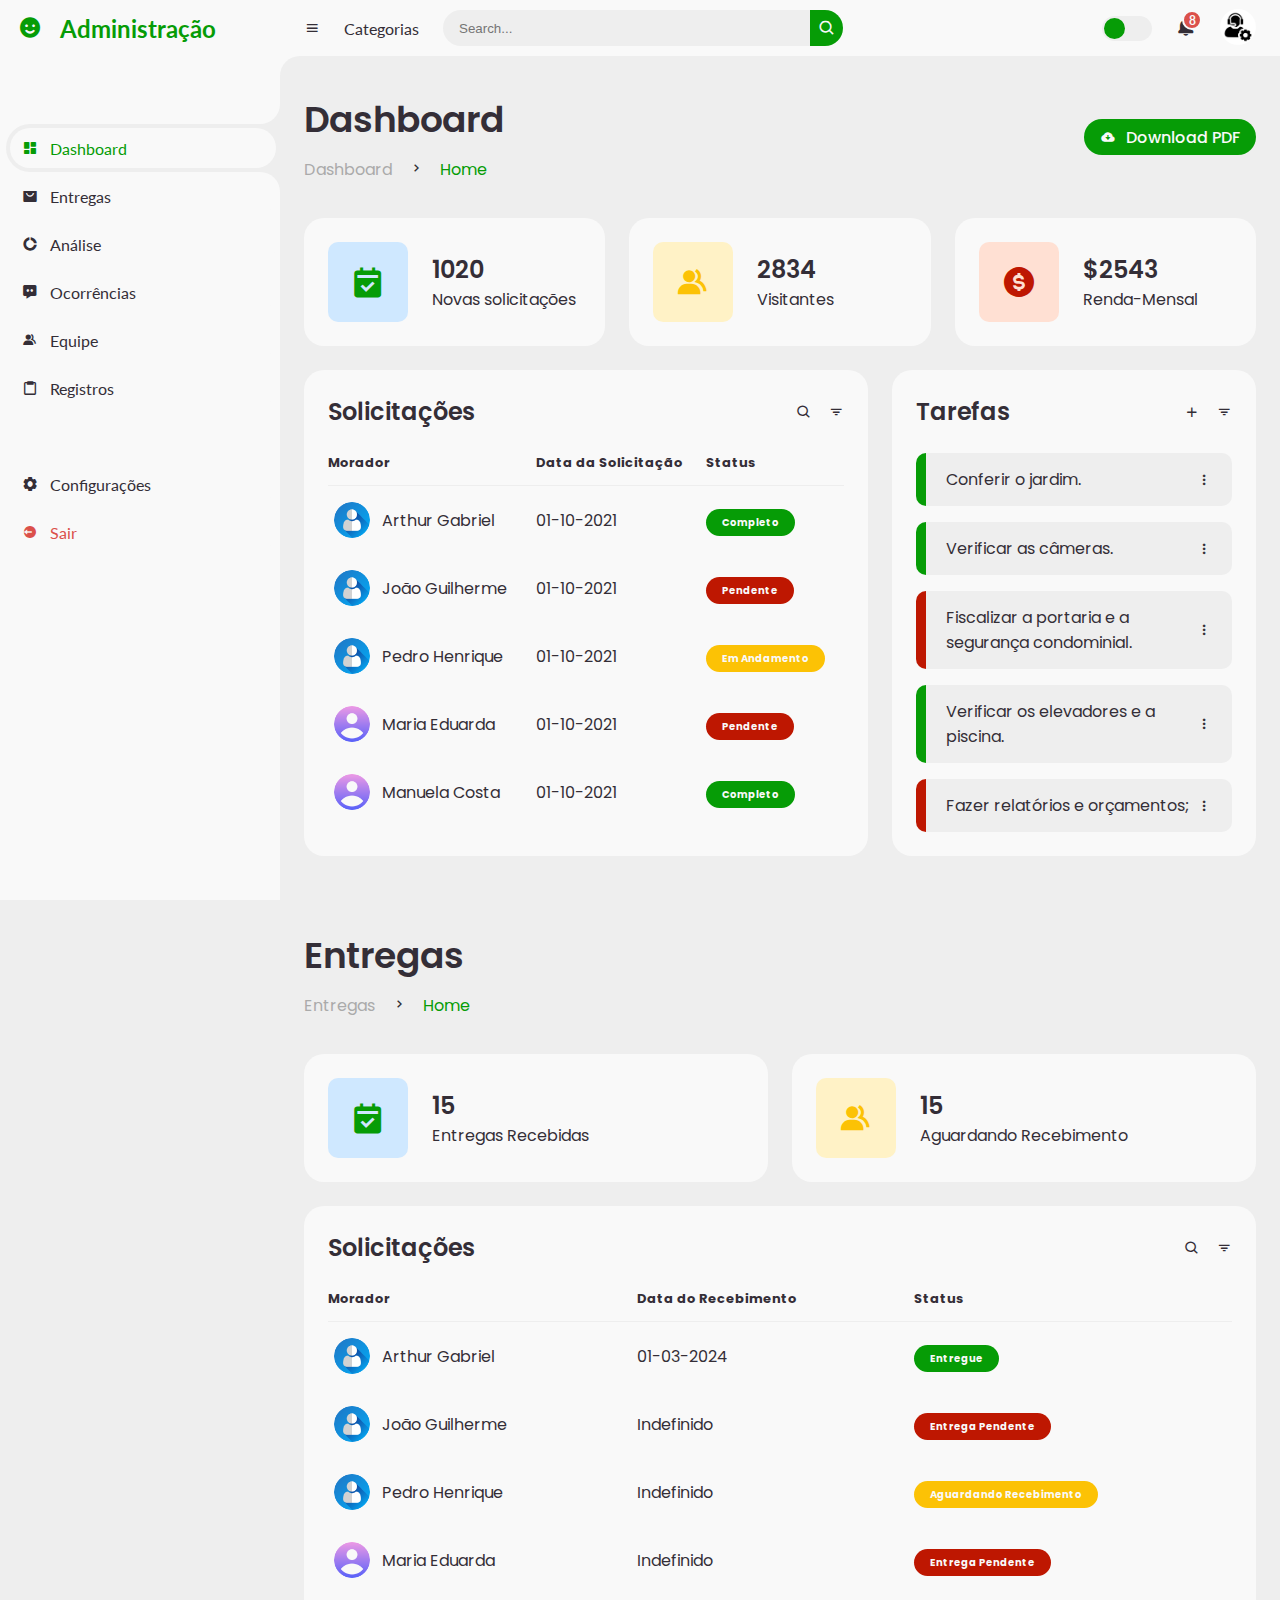
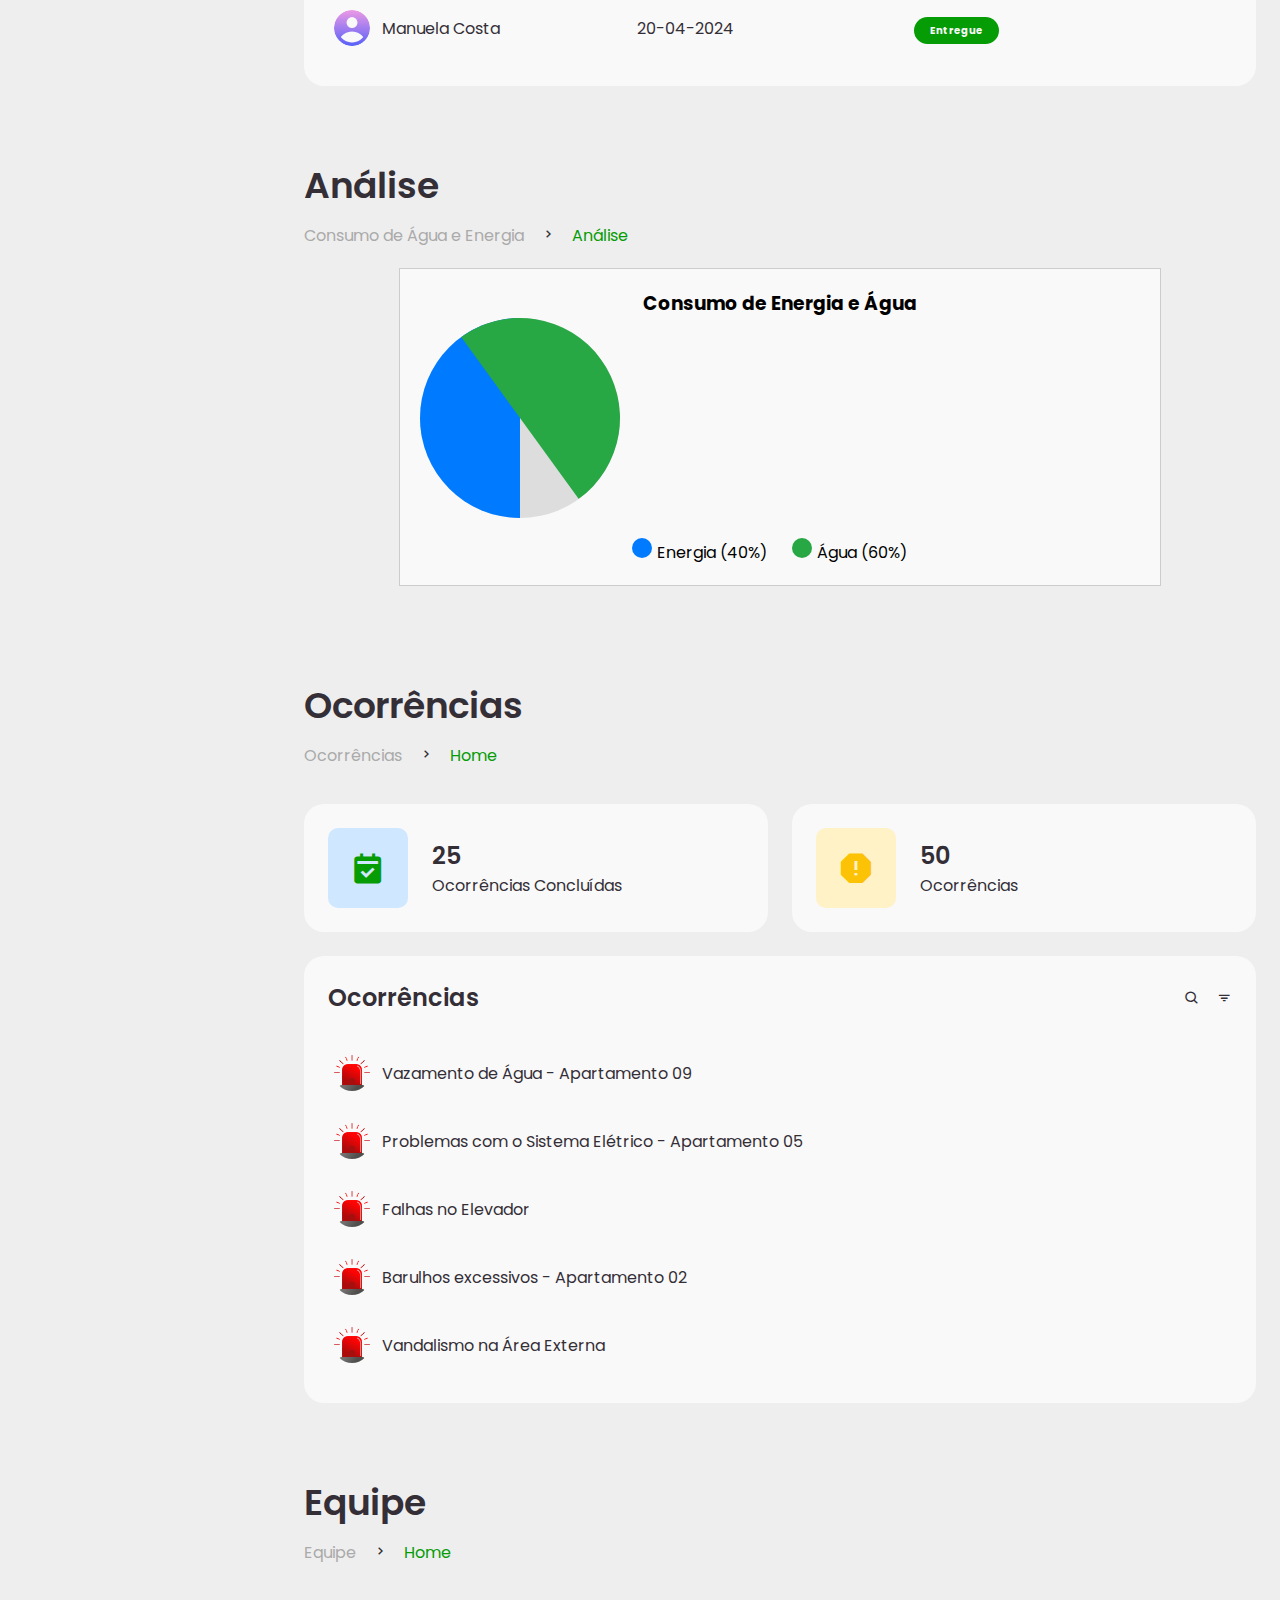
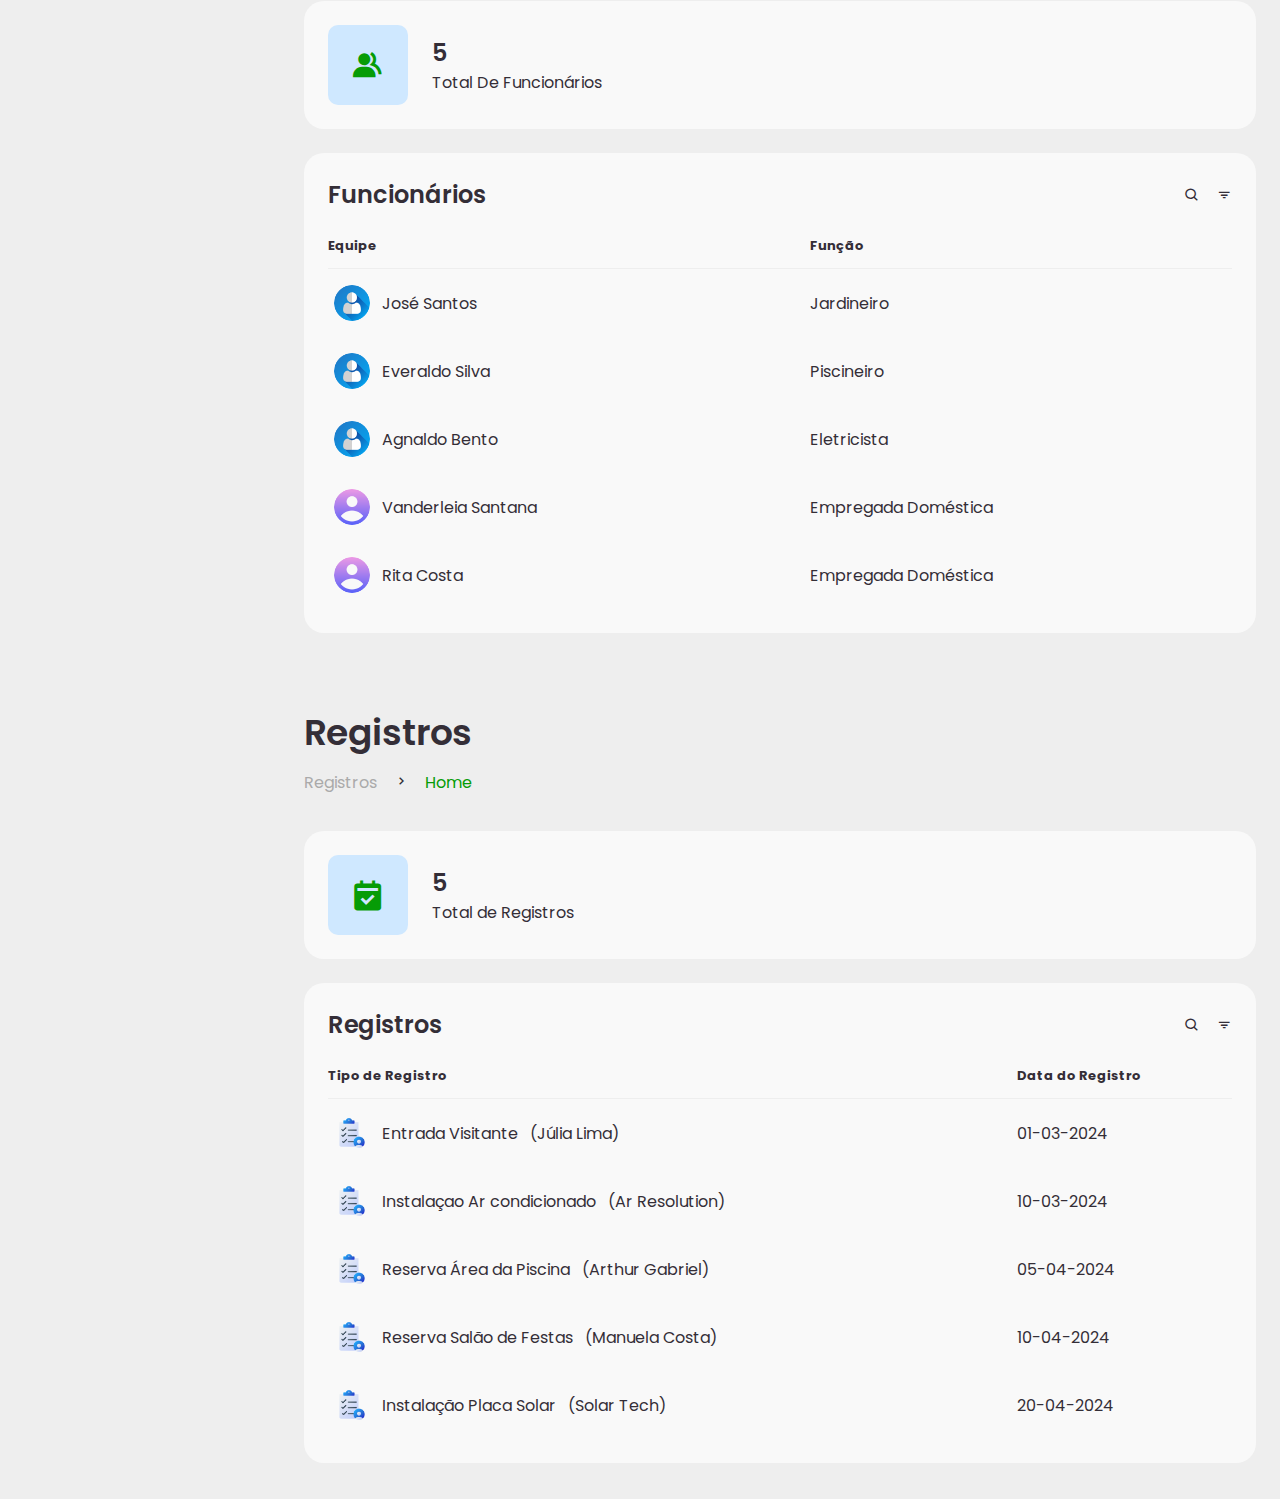
<file: CONDOMINIO-DASHBOARD/index.html>
<!DOCTYPE html>
<html lang="en">
<head>
	<meta charset="UTF-8">
	<meta name="viewport" content="width=device-width, initial-scale=1.0">

	<link href='https://unpkg.com/boxicons@2.0.9/css/boxicons.min.css' rel='stylesheet'>
	<link rel="stylesheet" href="src/style.css">

	<title>AdminHub</title>
</head>
<body>

	<section id="sidebar">
        <a href="#" class="brand">
            <i class='bx bxs-smile'></i>
            <span class="text">Administração</span>
        </a>
        <ul class="side-menu top">
            <li class="active">
                <a href="#" onclick="showContent('#dashboard-content')">
                    <i class='bx bxs-dashboard' ></i>
                    <span class="text">Dashboard</span>
                </a>
            </li>
            <li>
                <a href="#" onclick="showContent('entregas-content')">
                    <i class='bx bxs-shopping-bag-alt' ></i>
                    <span class="text">Entregas</span>
                </a>
            </li>
            <li>
                <a href="#" onclick="showContent('analise-content')">
                    <i class='bx bxs-doughnut-chart' ></i>
                    <span class="text">Análise</span>
                </a>
            </li>
			<li>
                <a href="#" onclick="showContent('ocorrências-content')">
                    <i class='bx bxs-message-dots' ></i>
                    <span class="text">Ocorrências</span>
                </a>
            </li>
			<li>
                <a href="#" onclick="showContent('equipe-content')">
                    <i class='bx bxs-group' ></i>
                    <span class="text">Equipe</span>
                </a>
            </li>
			<li>
                <a href="#" onclick="showContent('registros-content')">
                    <i class='bx bx-clipboard'></i>
                    <span class="text">Registros</span>
                </a>
            </li>
        </ul>
        <ul class="side-menu">
            <li>
                <a href="#"> 
                    <i class='bx bxs-cog' ></i>
                    <span class="text">Configurações</span>
                </a>
            </li>
            <li>
				<!-- resolver login/logout -->
                <a href="#" class="logout" onclick="logout()" >
                    <i class='bx bxs-log-out-circle' ></i>
                    <span class="text">Sair</span>
                </a>
            </li>
        </ul>
    </section>
	<!-- SIDEBAR -->



	<!-- CONTENT -->
    <section id="content">
		<!-- BARRA DE NAVEGAÇÃO -->
		
		<nav>
			<i class='bx bx-menu' ></i>
			<a href="#" class="nav-link">Categorias</a>
			<form action="#">
				<div class="form-input">
					<input type="search" placeholder="Search...">
					<button type="submit" class="search-btn"><i class='bx bx-search' ></i></button>
				</div>
			</form>
			<input type="checkbox" id="switch-mode" hidden>
			<label for="switch-mode" class="switch-mode"></label>
			<a href="#" class="notification">
				<i class='bx bxs-bell' ></i>
				<span class="num">8</span>
			</a>
			<a href="#" class="profile">
				<img src="./src/img/icone administrador.jpg">
			</a>
		</nav>
		<!-- BARRA DE NAVEGAÇÃO -->

		<!-- PRINCIPAL -->
		
        
		<!-- Conteúdo do Dashboard -->
        <section id="dashboard-content" class="content-item active-content">
            <main>
				<div class="head-title">
					<div class="left">
						<h1>Dashboard</h1>
						<ul class="breadcrumb">
							<li>
								<a href="#">Dashboard</a>
							</li>
							<li><i class='bx bx-chevron-right' ></i></li>
							<li>
								<a class="active" href="#">Home</a>
							</li>
						</ul>
					</div>
					<a href="#" class="btn-download">
						<i class='bx bxs-cloud-download' ></i>
						<span class="text">Download PDF</span>
					</a>
				</div>

				<ul class="box-info">
					<li>
						<i class='bx bxs-calendar-check' ></i>
						<span class="text">
							<h3>1020</h3>
							<p>Novas solicitações</p>
						</span>
					</li>
					<li>
						<i class='bx bxs-group' ></i>
						<span class="text">
							<h3>2834</h3>
							<p>Visitantes</p>
						</span>
					</li>
					<li>
						<i class='bx bxs-dollar-circle' ></i>
						<span class="text">
							<h3>$2543</h3>
							<p>Renda-Mensal</p>
						</span>
					</li>
				</ul>
		
		
				<div class="table-data">
					<div class="order">
						<div class="head">
							<h3>Solicitações</h3>
							<i class='bx bx-search' ></i>
							<i class='bx bx-filter' ></i>
						</div>
						<table>
							<thead>
								<tr>
									<th>Morador</th>
									<th>Data da Solicitação</th>
									<th>Status</th>
								</tr>
							</thead>
							<tbody>
								<tr>
									<td>
										<img src="./src/img/icon morador.png">
										<p>Arthur Gabriel</p>
									</td>
									<td>01-10-2021</td>
									<td><span class="status completed">Completo</span></td>
								</tr>
								<tr>
									<td>
										<img src="./src/img/icon morador.png">
										<p>João Guilherme</p>
									</td>
									<td>01-10-2021</td>
									<td><span class="status pending">Pendente</span></td>
								</tr>
								<tr>
									<td>
										<img src="./src/img/icon morador.png">
										<p>Pedro Henrique</p>
									</td>
									<td>01-10-2021</td>
									<td><span class="status process">Em Andamento</span></td>
								</tr>
								<tr>
									<td>
										<img src="./src/img/icone morador feminino.png">
										<p>Maria Eduarda</p>
									</td>
									<td>01-10-2021</td>
									<td><span class="status pending">Pendente</span></td>
								</tr>
								<tr>
									<td>
										<img src="./src/img/icone morador feminino.png">
										<p>Manuela Costa</p>
									</td>
									<td>01-10-2021</td>
									<td><span class="status completed">Completo</span></td>
								</tr>
							</tbody>
						</table>
					</div>
					<div class="todo">
						<div class="head">
							<h3>Tarefas</h3>
							<i class='bx bx-plus' ></i>
							<i class='bx bx-filter' ></i>
						</div>
						<ul class="todo-list">
							<li class="completed">
								<p>Conferir o jardim.</p>
								<i class='bx bx-dots-vertical-rounded' ></i>
							</li>
							<li class="completed">
								<p>Verificar as câmeras.</p>
								<i class='bx bx-dots-vertical-rounded' ></i>
							</li>
							<li class="not-completed">
								<p>Fiscalizar a portaria e a segurança condominial.</p>
								<i class='bx bx-dots-vertical-rounded' ></i>
							</li>
							<li class="completed">
								<p>Verificar os elevadores e a piscina.</p>
								<i class='bx bx-dots-vertical-rounded' ></i>
							</li>
							<li class="not-completed">
								<p>Fazer relatórios e orçamentos;</p>
								<i class='bx bx-dots-vertical-rounded' ></i>
							</li>
						</ul>
					</div>
				</div>
			</main>
        </section>

        <!-- Conteúdo das Entregas -->
        <section id="entregas-content" class="content-item hidden">
            <main>
				<div class="head-title">
					<div class="left">
						<h1>Entregas</h1>
						<ul class="breadcrumb">
							<li>
								<a href="#">Entregas</a>
							</li>
							<li><i class='bx bx-chevron-right' ></i></li>
							<li>
								<a class="active" href="#">Home</a>
							</li>
						</ul>
					</div>
				</div>

				<ul class="box-info">
					<li>
						<i class='bx bxs-calendar-check' ></i>
						<span class="text">
							<h3>15</h3>
							<p>Entregas Recebidas</p>
						</span>
					</li>
					<li>
						<i class='bx bxs-group' ></i>
						<span class="text">
							<h3>15</h3>
							<p>Aguardando Recebimento</p>
						</span>
					</li>
				</ul>
		
		
				<div class="table-data">
					<div class="order">
						<div class="head">
							<h3>Solicitações</h3>
							<i class='bx bx-search' ></i>
							<i class='bx bx-filter' ></i>
						</div>
						<table>
							<thead>
								<tr>
									<th>Morador</th>
									<th>Data do Recebimento</th>
									<th>Status</th>
								</tr>
							</thead>
							<tbody>
								<tr>
									<td>
										<img src="./src/img/icon morador.png">
										<p>Arthur Gabriel</p>
									</td>
									<td>01-03-2024</td>
									<td><span class="status completed">Entregue</span></td>
								</tr>
								<tr>
									<td>
										<img src="./src/img/icon morador.png">
										<p>João Guilherme</p>
									</td>
									<td>Indefinido</td>
									<td><span class="status pending">Entrega Pendente</span></td>
								</tr>
								<tr>
									<td>
										<img src="./src/img/icon morador.png">
										<p>Pedro Henrique</p>
									</td>
									<td>Indefinido</td>
									<td><span class="status process">Aguardando Recebimento</span></td>
								</tr>
								<tr>
									<td>
										<img src="./src/img/icone morador feminino.png">
										<p>Maria Eduarda</p>
									</td>
									<td>Indefinido</td>
									<td><span class="status pending">Entrega Pendente</span></td>
								</tr>
								<tr>
									<td>
										<img src="./src/img/icone morador feminino.png">
										<p>Manuela Costa</p>
									</td>
									<td>20-04-2024</td>
									<td><span class="status completed">Entregue</span></td>
								</tr>
							</tbody>
						</table>
					</div>
					
				</div>
			</main>
        </section>

		<section id="analise-content" class="content-item hidden">
            <main>
				<div class="head-title">
					<div class="left">
						<h1>Análise</h1>
						<ul class="breadcrumb">
							<li>
								<a href="#">Consumo de Água e Energia</a>
							</li>
							<li><i class='bx bx-chevron-right' ></i></li>
							<li>
								<a class="active" href="#">Análise</a>
							</li>
						</ul>
					</div>
				</div>
						
				<div class="pie-chart-container">
					<h3>Consumo de Energia e Água</h3>
					<div class="pie-chart">
						<div class="slice" data-value="40"></div>
						<div class="slice" data-value="60"></div>
					</div>
					<div class="legend">
						<div class="legend-item"><div class="legend-color" style="background-color: #007bff;"></div>Energia (40%)</div>
						<div class="legend-item"><div class="legend-color" style="background-color: #28a745;"></div>Água (60%)</div>
					</div>
				</div>

    </section>
    
	<section id="ocorrências-content" class="content-item active-content">
		<main>
			<div class="head-title">
				<div class="left">
					<h1>Ocorrências</h1>
					<ul class="breadcrumb">
						<li>
							<a href="#">Ocorrências</a>
						</li>
						<li><i class='bx bx-chevron-right' ></i></li>
						<li>
							<a class="active" href="#">Home</a>
						</li>
					</ul>
				</div>
				
			</div>

			<ul class="box-info">
				<li>
					<i class='bx bxs-calendar-check' ></i>
					<span class="text">
						<h3>25</h3>
						<p>Ocorrências Concluídas</p>
					</span>
				</li>
				
				<li>
					<i class='bx bxs-error-alt'></i>
					<span class="text">
						<h3>50</h3>
						<p>Ocorrências</p>
					</span>
				</li>
			</ul>
	
	
			<div class="table-data">
				<div class="order">
					<div class="head">
						<h3>Ocorrências</h3>
						<i class='bx bx-search' ></i>
						<i class='bx bx-filter' ></i>
					</div>
					<table>
						
						<tbody>
							<tr>
								<td>
									<img src="./src/img/icon ocorrencia.png">
									<p>Vazamento de Água - Apartamento 09</p>
								</td>
							</tr>
							
							<tr>
								<td>
									<img src="./src/img/icon ocorrencia.png">
									<p>Problemas com o Sistema Elétrico - Apartamento 05</p>
								</td>
							</tr>
							
							<tr>
								<td>
									<img src="./src/img/icon ocorrencia.png">
									<p>Falhas no Elevador</p>
								</td>
							</tr>
							
							<tr>
								<td>
									<img src="./src/img/icon ocorrencia.png">
									<p>Barulhos excessivos - Apartamento 02</p>
								</td>
							</tr>
							
							<tr>
								<td>
									<img src="./src/img/icon ocorrencia.png">
									<p>Vandalismo na Área Externa</p>
							</tr>
						</tbody>
					</table>
				</div>
				
			</div>
		</main>
	</section>


	<section id="equipe-content" class="content-item hidden">
		<main>
			<div class="head-title">
				<div class="left">
					<h1>Equipe</h1>
					<ul class="breadcrumb">
						<li>
							<a href="#">Equipe</a>
						</li>
						<li><i class='bx bx-chevron-right' ></i></li>
						<li>
							<a class="active" href="#">Home</a>
						</li>
					</ul>
				</div>
			</div>

			<ul class="box-info">
				<li>
					<i class='bx bxs-group' ></i>
					<span class="text">
						<h3>5</h3>
						<p>Total De Funcionários</p>
					</span>
				</li>
			</ul>
	
	
			<div class="table-data">
				<div class="order">
					<div class="head">
						<h3>Funcionários</h3>
						<i class='bx bx-search' ></i>
						<i class='bx bx-filter' ></i>
					</div>
					<table>
						<thead>
							<tr>
								<th>Equipe</th>
								<th>Função</th>
							</tr>
						</thead>
						<tbody>
							<tr>
								<td>
									<img src="./src/img/icon morador.png">
									<p>José Santos</p>
								</td>
								<td>Jardineiro</td>
							</tr>
							<tr>
								<td>
									<img src="./src/img/icon morador.png">
									<p>Everaldo Silva</p>
								</td>
								<td>Piscineiro</td>
							</tr>
							<tr>
								<td>
									<img src="./src/img/icon morador.png">
									<p>Agnaldo Bento</p>
								</td>
								<td>Eletricista</td>
							</tr>
							<tr>
								<td>
									<img src="./src/img/icone morador feminino.png">
									<p>Vanderleia Santana</p>
								</td>
								<td>Empregada Doméstica</td>
							</tr>
							<tr>
								<td>
									<img src="./src/img/icone morador feminino.png">
									<p>Rita Costa</p>
								</td>
								<td>Empregada Doméstica</td>
								<td></td>
							</tr>
						</tbody>
					</table>
				</div>
	</section>

	<section id="registros-content" class="content-item hidden">
		<main>
			<div class="head-title">
				<div class="left">
					<h1>Registros</h1>
					<ul class="breadcrumb">
						<li>
							<a href="#">Registros</a>
						</li>
						<li><i class='bx bx-chevron-right' ></i></li>
						<li>
							<a class="active" href="#">Home</a>
						</li>
					</ul>
				</div>
			</div>

			<ul class="box-info">
				<li>
					<i class='bx bxs-calendar-check' ></i>
					<span class="text">
						<h3>5</h3>
						<p>Total de Registros</p>
					</span>
				</li>
			</ul>
	
	
			<div class="table-data">
				<div class="order">
					<div class="head">
						<h3>Registros</h3>
						<i class='bx bx-search' ></i>
						<i class='bx bx-filter' ></i>
					</div>
					<table>
						<thead>
							<tr>
								<th>Tipo de Registro</th>
								<th>Data do Registro</th>
							</tr>
						</thead>
						<tbody>
							<tr>
								<td>
									<img src="./src/img/Registro.png">
									<p>Entrada Visitante</p>(Júlia Lima)
								</td>
								<td>01-03-2024</td>
							</tr>
							<tr>
								<td>
									<img src="./src/img/Registro.png">
									<p>Instalaçao Ar condicionado</p>(Ar Resolution)
								</td>
								<td>10-03-2024</td>
							</tr>
							<tr>
								<td>
									<img src="./src/img/Registro.png">
									<p>Reserva Área da Piscina</p>(Arthur Gabriel)
								</td>
								<td>05-04-2024</td>
							</tr>
							<tr>
								<td>
									<img src="./src/img/Registro.png">
									<p>Reserva Salão de Festas</p>(Manuela Costa)
								</td>
								<td>10-04-2024</td>
							</tr>
							<tr>
								<td>
									<img src="./src/img/Registro.png">
									<p>Instalação Placa Solar</p>(Solar Tech)
								</td>
								<td>20-04-2024</td>
							</tr>
						</tbody>
					</table>
				</div>
				
			</div>
		</main>
	</section>


    <script src="src/script.js"></script>

</body>
</html>
</file>
<file: CONDOMINIO-DASHBOARD/src/style.css>
@import url('https://fonts.googleapis.com/css2?family=Lato:wght@400;700&family=Poppins:wght@400;500;600;700&display=swap');

* {
	margin: 0;
	padding: 0;
	box-sizing: border-box;
}

a {
	text-decoration: none;
}

li {
	list-style: none;
}

:root {
	--poppins: 'Poppins', sans-serif;
	--lato: 'Lato', sans-serif;

	--light: #F9F9F9;
	--blue: #069c06;
	--light-blue: #CFE8FF;
	--grey: #eee;
	--dark-grey: #AAAAAA;
	--dark: #342E37;
	--red: #DB504A;
	--yellow: #fcc205;
	--light-yellow: #FFF2C6;
	--orange: #be1701;
	--light-orange: #FFE0D3;
}

html {
	overflow-x: hidden;
}

body.dark {
	--light: #0C0C1E;
	--grey: #060714;
	--dark: #FBFBFB;
}

body {
	background: var(--grey);
	overflow-x: hidden;
}





/* SIDEBAR */
#sidebar {
	position: fixed;
	top: 0;
	left: 0;
	width: 280px;
	height: 100%;
	background: var(--light);
	z-index: 2000;
	font-family: var(--lato);
	transition: .3s ease;
	overflow-x: hidden;
	scrollbar-width: none;
}
#sidebar::--webkit-scrollbar {
	display: none;
}
#sidebar.hide {
	width: 60px;
}
#sidebar .brand {
	font-size: 24px;
	font-weight: 700;
	height: 56px;
	display: flex;
	align-items: center;
	color: var(--blue);
	position: sticky;
	top: 0;
	left: 0;
	background: var(--light);
	z-index: 500;
	padding-bottom: 20px;
	box-sizing: content-box;
}
#sidebar .brand .bx {
	min-width: 60px;
	display: flex;
	justify-content: center;
}
#sidebar .side-menu {
	width: 100%;
	margin-top: 48px;
}
#sidebar .side-menu li {
	height: 48px;
	background: transparent;
	margin-left: 6px;
	border-radius: 48px 0 0 48px;
	padding: 4px;
}
#sidebar .side-menu li.active {
	background: var(--grey);
	position: relative;
}
#sidebar .side-menu li.active::before {
	content: '';
	position: absolute;
	width: 40px;
	height: 40px;
	border-radius: 50%;
	top: -40px;
	right: 0;
	box-shadow: 20px 20px 0 var(--grey);
	z-index: -1;
}
#sidebar .side-menu li.active::after {
	content: '';
	position: absolute;
	width: 40px;
	height: 40px;
	border-radius: 50%;
	bottom: -40px;
	right: 0;
	box-shadow: 20px -20px 0 var(--grey);
	z-index: -1;
}
#sidebar .side-menu li a {
	width: 100%;
	height: 100%;
	background: var(--light);
	display: flex;
	align-items: center;
	border-radius: 48px;
	font-size: 16px;
	color: var(--dark);
	white-space: nowrap;
	overflow-x: hidden;
}
#sidebar .side-menu.top li.active a {
	color: var(--blue);
}
#sidebar.hide .side-menu li a {
	width: calc(48px - (4px * 2));
	transition: width .3s ease;
}
#sidebar .side-menu li a.logout {
	color: var(--red);
}
#sidebar .side-menu.top li a:hover {
	color: var(--blue);
}
#sidebar .side-menu li a .bx {
	min-width: calc(60px  - ((4px + 6px) * 2));
	display: flex;
	justify-content: center;
}
/* SIDEBAR */





/* CONTENT */
#content {
	position: relative;
	width: calc(100% - 280px);
	left: 280px;
	transition: .3s ease;
}
#sidebar.hide ~ #content {
	width: calc(100% - 60px);
	left: 60px;
}




/* NAVBAR */
#content nav {
	height: 56px;
	background: var(--light);
	padding: 0 24px;
	display: flex;
	align-items: center;
	grid-gap: 24px;
	font-family: var(--lato);
	position: sticky;
	top: 0;
	left: 0;
	z-index: 1000;
}
#content nav::before {
	content: '';
	position: absolute;
	width: 40px;
	height: 40px;
	bottom: -40px;
	left: 0;
	border-radius: 50%;
	box-shadow: -20px -20px 0 var(--light);
}
#content nav a {
	color: var(--dark);
}
#content nav .bx.bx-menu {
	cursor: pointer;
	color: var(--dark);
}
#content nav .nav-link {
	font-size: 16px;
	transition: .3s ease;
}
#content nav .nav-link:hover {
	color: var(--blue);
}
#content nav form {
	max-width: 400px;
	width: 100%;
	margin-right: auto;
}
#content nav form .form-input {
	display: flex;
	align-items: center;
	height: 36px;
}
#content nav form .form-input input {
	flex-grow: 1;
	padding: 0 16px;
	height: 100%;
	border: none;
	background: var(--grey);
	border-radius: 36px 0 0 36px;
	outline: none;
	width: 100%;
	color: var(--dark);
}
#content nav form .form-input button {
	width: 36px;
	height: 100%;
	display: flex;
	justify-content: center;
	align-items: center;
	background: var(--blue);
	color: var(--light);
	font-size: 18px;
	border: none;
	outline: none;
	border-radius: 0 36px 36px 0;
	cursor: pointer;
}
#content nav .notification {
	font-size: 20px;
	position: relative;
}
#content nav .notification .num {
	position: absolute;
	top: -6px;
	right: -6px;
	width: 20px;
	height: 20px;
	border-radius: 50%;
	border: 2px solid var(--light);
	background: var(--red);
	color: var(--light);
	font-weight: 700;
	font-size: 12px;
	display: flex;
	justify-content: center;
	align-items: center;
}
#content nav .profile img {
	width: 36px;
	height: 36px;
	object-fit: cover;
	border-radius: 50%;
}
#content nav .switch-mode {
	display: block;
	min-width: 50px;
	height: 25px;
	border-radius: 25px;
	background: var(--grey);
	cursor: pointer;
	position: relative;
}
#content nav .switch-mode::before {
	content: '';
	position: absolute;
	top: 2px;
	left: 2px;
	bottom: 2px;
	width: calc(25px - 4px);
	background: var(--blue);
	border-radius: 50%;
	transition: all .3s ease;
}
#content nav #switch-mode:checked + .switch-mode::before {
	left: calc(100% - (25px - 4px) - 2px);
}
/* NAVBAR */





/* MAIN */
#content main {
	width: 100%;
	padding: 36px 24px;
	font-family: var(--poppins);
	max-height: calc(100vh - 56px);
	overflow-y: auto;
}
#content main .head-title {
	display: flex;
	align-items: center;
	justify-content: space-between;
	grid-gap: 16px;
	flex-wrap: wrap;
}
#content main .head-title .left h1 {
	font-size: 36px;
	font-weight: 600;
	margin-bottom: 10px;
	color: var(--dark);
}
#content main .head-title .left .breadcrumb {
	display: flex;
	align-items: center;
	grid-gap: 16px;
}
#content main .head-title .left .breadcrumb li {
	color: var(--dark);
}
#content main .head-title .left .breadcrumb li a {
	color: var(--dark-grey);
	pointer-events: none;
}
#content main .head-title .left .breadcrumb li a.active {
	color: var(--blue);
	pointer-events: unset;
}
#content main .head-title .btn-download {
	height: 36px;
	padding: 0 16px;
	border-radius: 36px;
	background: var(--blue);
	color: var(--light);
	display: flex;
	justify-content: center;
	align-items: center;
	grid-gap: 10px;
	font-weight: 500;
}




#content main .box-info {
	display: grid;
	grid-template-columns: repeat(auto-fit, minmax(240px, 1fr));
	grid-gap: 24px;
	margin-top: 36px;
}
#content main .box-info li {
	padding: 24px;
	background: var(--light);
	border-radius: 20px;
	display: flex;
	align-items: center;
	grid-gap: 24px;
}
#content main .box-info li .bx {
	width: 80px;
	height: 80px;
	border-radius: 10px;
	font-size: 36px;
	display: flex;
	justify-content: center;
	align-items: center;
}
#content main .box-info li:nth-child(1) .bx {
	background: var(--light-blue);
	color: var(--blue);
}
#content main .box-info li:nth-child(2) .bx {
	background: var(--light-yellow);
	color: var(--yellow);
}
#content main .box-info li:nth-child(3) .bx {
	background: var(--light-orange);
	color: var(--orange);
}
#content main .box-info li .text h3 {
	font-size: 24px;
	font-weight: 600;
	color: var(--dark);
}
#content main .box-info li .text p {
	color: var(--dark);	
}





#content main .table-data {
	display: flex;
	flex-wrap: wrap;
	grid-gap: 24px;
	margin-top: 24px;
	width: 100%;
	color: var(--dark);
}
#content main .table-data > div {
	border-radius: 20px;
	background: var(--light);
	padding: 24px;
	overflow-x: auto;
}
#content main .table-data .head {
	display: flex;
	align-items: center;
	grid-gap: 16px;
	margin-bottom: 24px;
}
#content main .table-data .head h3 {
	margin-right: auto;
	font-size: 24px;
	font-weight: 600;
}
#content main .table-data .head .bx {
	cursor: pointer;
}

#content main .table-data .order {
	flex-grow: 1;
	flex-basis: 500px;
}
#content main .table-data .order table {
	width: 100%;
	border-collapse: collapse;
}
#content main .table-data .order table th {
	padding-bottom: 12px;
	font-size: 13px;
	text-align: left;
	border-bottom: 1px solid var(--grey);
}
#content main .table-data .order table td {
	padding: 16px 0;
}
#content main .table-data .order table tr td:first-child {
	display: flex;
	align-items: center;
	grid-gap: 12px;
	padding-left: 6px;
}
#content main .table-data .order table td img {
	width: 36px;
	height: 36px;
	border-radius: 50%;
	object-fit: cover;
}
#content main .table-data .order table tbody tr:hover {
	background: var(--grey);
}
#content main .table-data .order table tr td .status {
	font-size: 10px;
	padding: 6px 16px;
	color: var(--light);
	border-radius: 20px;
	font-weight: 700;
}
#content main .table-data .order table tr td .status.completed {
	background: var(--blue);
}
#content main .table-data .order table tr td .status.process {
	background: var(--yellow);
}
#content main .table-data .order table tr td .status.pending {
	background: var(--orange);
}


#content main .table-data .todo {
	flex-grow: 1;
	flex-basis: 300px;
}
#content main .table-data .todo .todo-list {
	width: 100%;
}
#content main .table-data .todo .todo-list li {
	width: 100%;
	margin-bottom: 16px;
	background: var(--grey);
	border-radius: 10px;
	padding: 14px 20px;
	display: flex;
	justify-content: space-between;
	align-items: center;
}
#content main .table-data .todo .todo-list li .bx {
	cursor: pointer;
}
#content main .table-data .todo .todo-list li.completed {
	border-left: 10px solid var(--blue);
}
#content main .table-data .todo .todo-list li.not-completed {
	border-left: 10px solid var(--orange);
}
#content main .table-data .todo .todo-list li:last-child {
	margin-bottom: 0;
}
/* MAIN */
/* CONTENT */









@media screen and (max-width: 768px) {
	#sidebar {
		width: 200px;
	}

	#content {
		width: calc(100% - 60px);
		left: 200px;
	}

	#content nav .nav-link {
		display: none;
	}
}






@media screen and (max-width: 576px) {
	#content nav form .form-input input {
		display: none;
	}

	#content nav form .form-input button {
		width: auto;
		height: auto;
		background: transparent;
		border-radius: none;
		color: var(--dark);
	}

	#content nav form.show .form-input input {
		display: block;
		width: 100%;
	}
	#content nav form.show .form-input button {
		width: 36px;
		height: 100%;
		border-radius: 0 36px 36px 0;
		color: var(--light);
		background: var(--red);
	}

	#content nav form.show ~ .notification,
	#content nav form.show ~ .profile {
		display: none;
	}

	#content main .box-info {
		grid-template-columns: 1fr;
	}

	#content main .table-data .head {
		min-width: 420px;
	}
	#content main .table-data .order table {
		min-width: 420px;
	}
	#content main .table-data .todo .todo-list {
		min-width: 420px;
	}
}

.condominio-graph {
    margin-top: 50px;
}

.pie-chart-container {
    width: 80%;
    margin: 20px auto;
    padding: 20px;
    border: 1px solid #ccc;
    background-color: #f9f9f9;
    text-align: center;
}

.pie-chart {
    position: relative;
    width: 200px;
    height: 200px;
    border-radius: 50%;
    background-color: #ddd;
}

.slice {
    position: absolute;
    width: 100%;
    height: 100%;
    clip: rect(0, 100px, 200px, 0);
    border-radius: 50%;
}

.slice:nth-child(1) {
    background-color: #007bff;
    transform: rotate(0deg);
}

.slice:nth-child(2) {
    background-color: #28a745;
    transform: rotate(144deg);
}

.legend {
    margin-top: 20px;
}

.legend-item {
    display: inline-block;
    margin-right: 20px;
}

.legend-color {
    display: inline-block;
    width: 20px;
    height: 20px;
    border-radius: 50%;
    margin-right: 5px;
}
</file>
